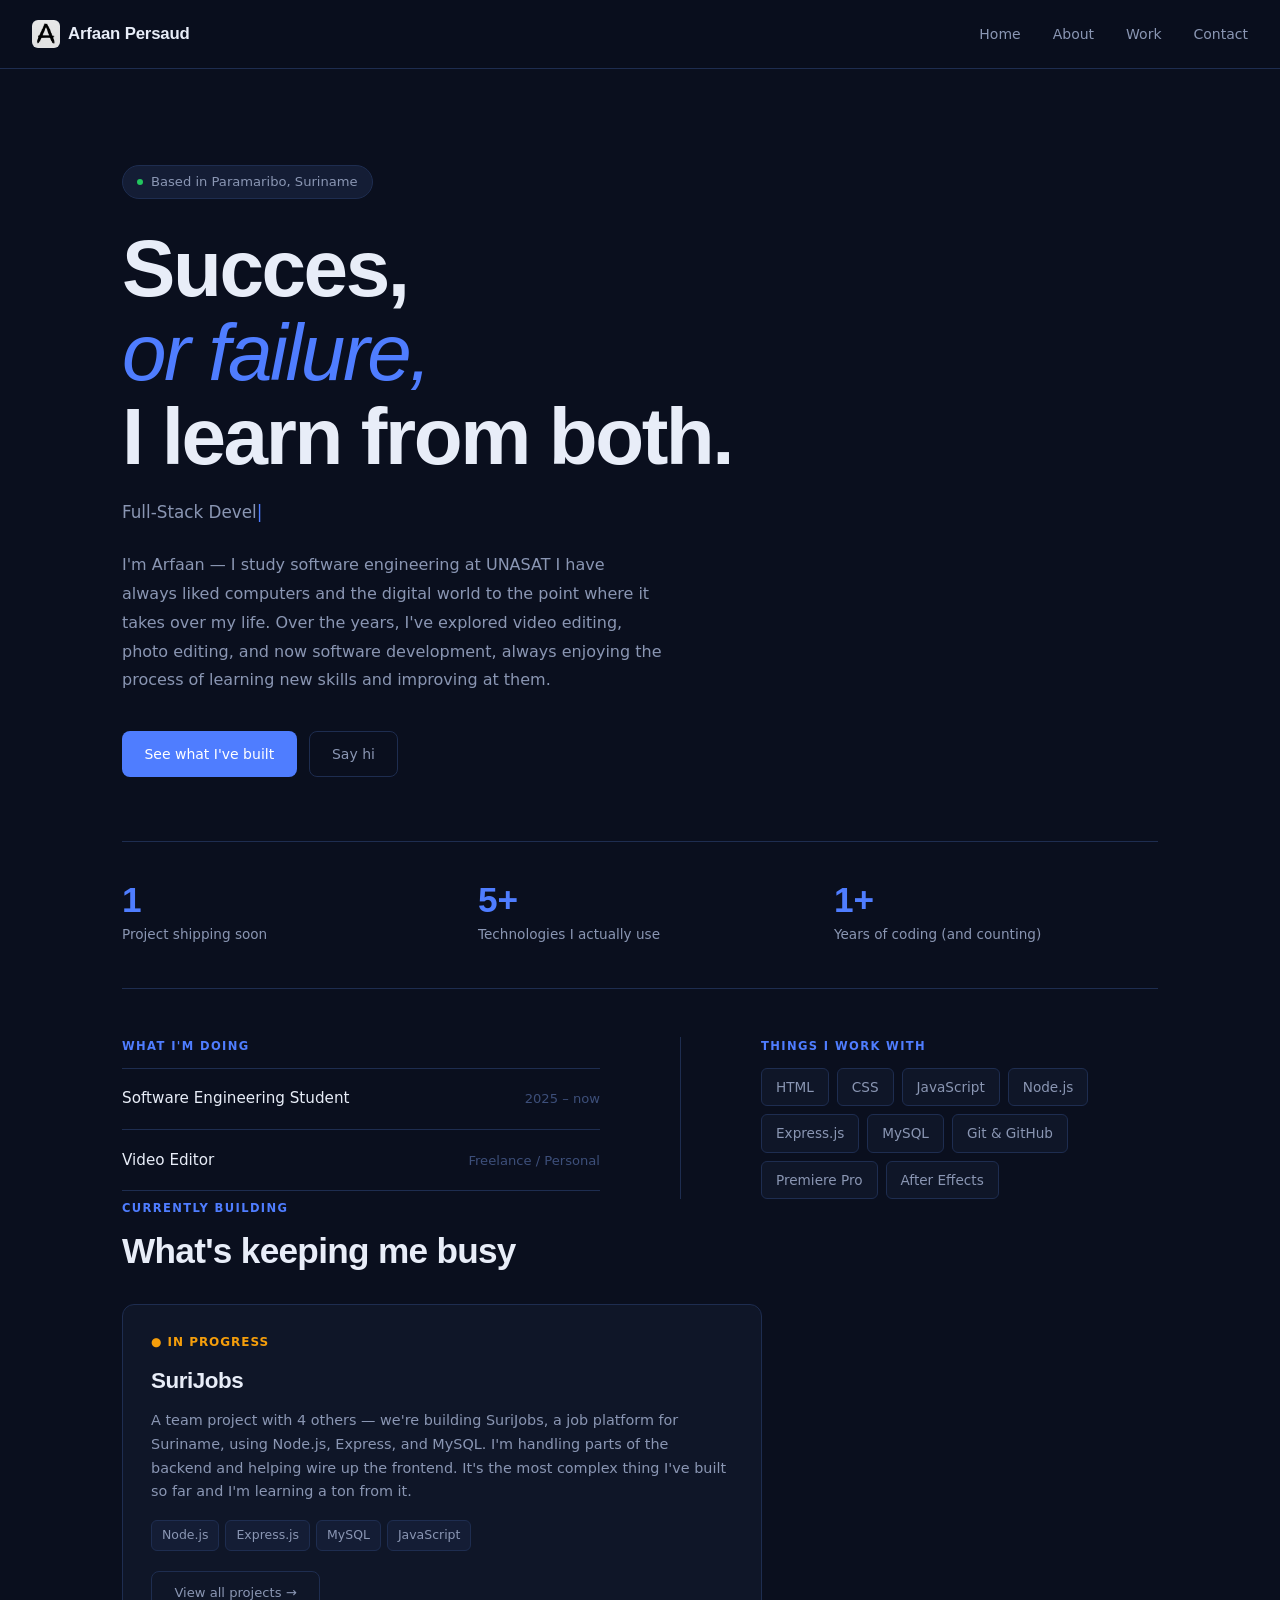
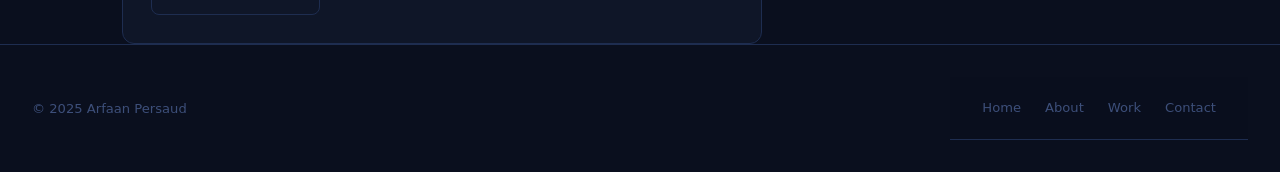
<file: index.html>
<!DOCTYPE html>
<html lang="en">
<head>
  <meta charset="UTF-8" />
  <meta name="viewport" content="width=device-width, initial-scale=1.0" />
  <title>Arfaan Persaud — Software Engineer</title>
  <link rel="stylesheet" href="./css/main.css" />
</head>
<body>

  <nav>
    <a href="./index.html" class="nav-logo">
      <img src="./img/logo.avif" alt="Arfaan logo" class="nav-logo-img" />
      Arfaan Persaud
    </a>
    <ul class="nav-links" id="nav-links">
      <li><a href="./index.html">Home</a></li>
      <li><a href="./about.html">About</a></li>
      <li><a href="./work.html">Work</a></li>
      <li><a href="./contact.html">Contact</a></li>
    </ul>
    <button class="nav-hamburger" aria-label="Toggle menu" aria-expanded="false">
      <span></span><span></span><span></span>
    </button>
  </nav>

  <main>
    <div class="container">

      <!-- HERO -->
      <div class="hero">
        <div class="hero-eyebrow fade-up"><span></span> Based in Paramaribo, Suriname</div>
        <h1 class="fade-up fade-up-1">Succes,<br/><em>or failure,</em><br/>I learn from both.</h1>
        <p class="hero-typed fade-up fade-up-2"><span id="typed-roles"></span></p>
        <p class="hero-bio fade-up fade-up-3">
          I'm Arfaan — I study software engineering at UNASAT 
          I have always liked computers and the digital world to the point where it takes over my life.
          Over the years, I've explored video editing, photo editing, and now software development, 
          always enjoying the process of learning new skills and improving at them.
          
        </p>
        <div class="hero-btns fade-up fade-up-4">
          <a href="./work.html" class="btn btn-primary">See what I've built</a>
          <a href="./contact.html" class="btn btn-outline">Say hi</a>
        </div>
      </div>

      <!-- STATS -->
      <div class="intro-strip" data-reveal>
        <div class="intro-stat">
          <strong>1</strong>
          <span>Project shipping soon</span>
        </div>
        <div class="intro-stat">
          <strong>5+</strong>
          <span>Technologies I actually use</span>
        </div>
        <div class="intro-stat">
          <strong>1+</strong>
          <span>Years of coding (and counting)</span>
        </div>
      </div>

      <!-- ROLES + SKILLS -->
      <section style="margin-top: 3rem;">
        <div class="two-col">
          <div>
            <p class="section-label" data-reveal>What I'm doing</p>
            <div class="roles-list" data-reveal>
              <div class="role-item">
                <h3>Software Engineering Student</h3>
                <span>2025 – now</span>
              </div>
              <div class="role-item">
                <h3>Video Editor</h3>
                <span>Freelance / Personal</span>
              </div>
            </div>
          </div>

          <div>
            <p class="section-label" data-reveal>Things I work with</p>
            <div class="skills-flow" data-reveal>
              <span class="skill-item">HTML</span>
              <span class="skill-item">CSS</span>
              <span class="skill-item">JavaScript</span>
              <span class="skill-item">Node.js</span>
              <span class="skill-item">Express.js</span>
              <span class="skill-item">MySQL</span>
              <span class="skill-item">Git &amp; GitHub</span>
              <span class="skill-item">Premiere Pro</span>
              <span class="skill-item">After Effects</span>
            </div>
          </div>
        </div>
      </section>

      <!-- RECENT PROJECT -->
      <section>
        <p class="section-label" data-reveal>Currently building</p>
        <h2 class="section-title" data-reveal>What's keeping me busy</h2>
        <div class="card recent-project-card" data-reveal>
          <p class="project-status-badge">● In Progress</p>
          <h3 class="project-card-title">SuriJobs</h3>
          <p class="project-card-desc">
            A team project with 4 others — we're building SuriJobs, a job platform for Suriname, using Node.js, Express,
            and MySQL. I'm handling parts of the backend and helping wire up the frontend.
            It's the most complex thing I've built so far and I'm learning a ton from it.
          </p>
          <div class="project-card-tags">
            <span class="tag">Node.js</span>
            <span class="tag">Express.js</span>
            <span class="tag">MySQL</span>
            <span class="tag">JavaScript</span>
          </div>
          <a href="./work.html" class="btn btn-outline btn-sm">View all projects →</a>
        </div>
      </section>

    </div>
  </main>

  <footer>
    <p>© 2025 Arfaan Persaud</p>
    <nav class="footer-links" aria-label="Footer navigation">
      <a href="./index.html">Home</a>
      <a href="./about.html">About</a>
      <a href="./work.html">Work</a>
      <a href="./contact.html">Contact</a>
    </nav>
  </footer>

  <script src="./js/main.js"></script>
</body>
</html>
</file>
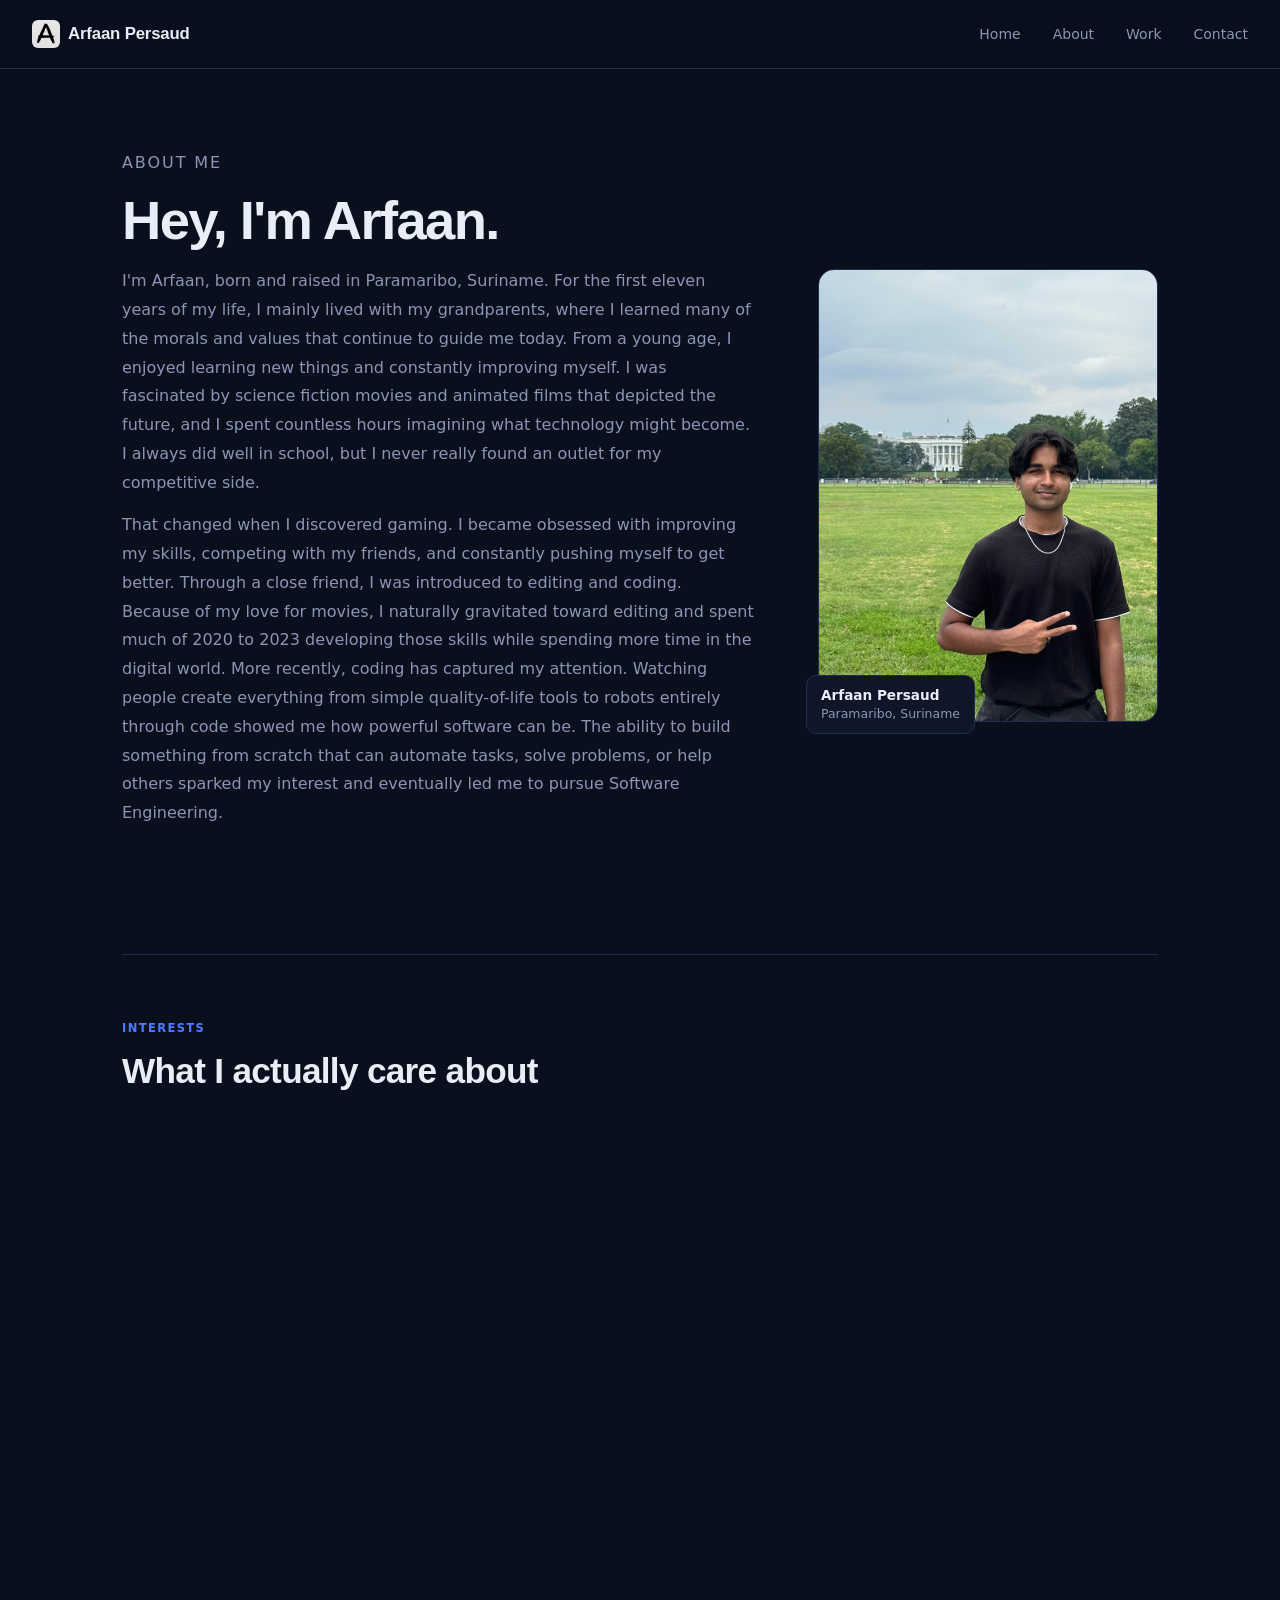
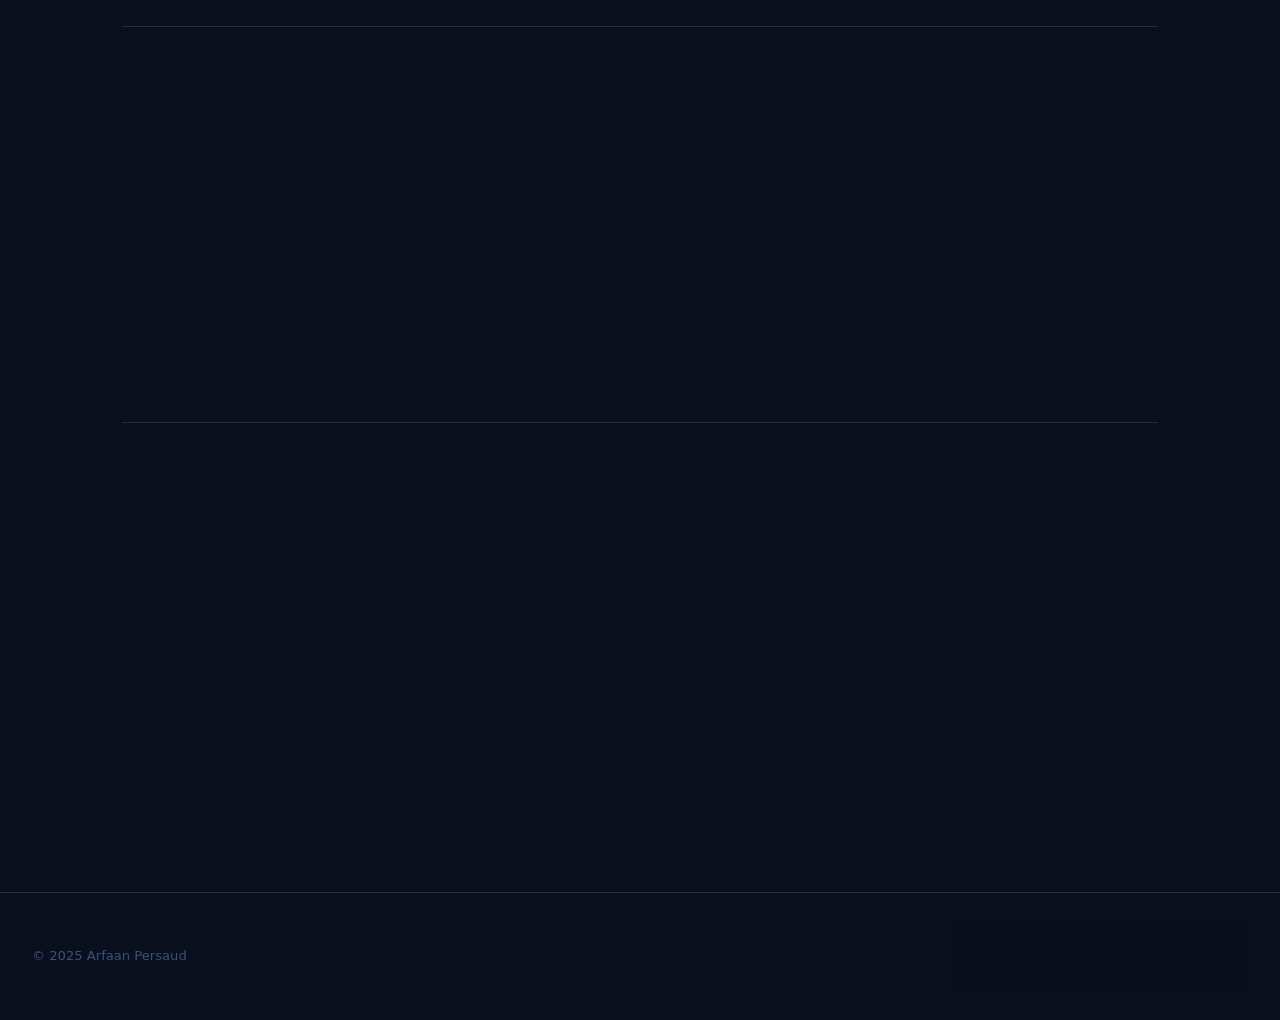
<file: about.html>
<!DOCTYPE html>
<html lang="en">
<head>
  <meta charset="UTF-8" />
  <meta name="viewport" content="width=device-width, initial-scale=1.0" />
  <title>About — Arfaan Persaud</title>
  <link rel="stylesheet" href="./css/main.css" />
  <link rel="stylesheet" href="./css/about.css" />
</head>
<body>

  <nav>
    <a href="./index.html" class="nav-logo">
      <img src="./img/logo.avif" alt="Arfaan logo" class="nav-logo-img" />
      Arfaan Persaud
    </a>
    <ul class="nav-links" id="nav-links">
      <li><a href="./index.html">Home</a></li>
      <li><a href="./about.html">About</a></li>
      <li><a href="./work.html">Work</a></li>
      <li><a href="./contact.html">Contact</a></li>
    </ul>
    <button class="nav-hamburger" aria-label="Toggle menu" aria-expanded="false">
      <span></span><span></span><span></span>
    </button>
  </nav>

  <main>
    <div class="container">

      <!-- HERO WITH PHOTO -->
      <div class="about-hero fade-up">
        <div class="about-hero-text">
          <p class="section-label">About me</p>
          <h1>Hey, I'm Arfaan.</h1>
          <p>
            I'm Arfaan, born and raised in Paramaribo, Suriname. For the first eleven years of my life, I mainly lived with my grandparents, where I learned many of the morals and values that continue to guide me today.

            From a young age, I enjoyed learning new things and constantly improving myself. I was fascinated by science fiction movies and animated films that depicted the future, and I spent countless hours imagining what technology might become. I always did well in school, but I never really found an outlet for my competitive side.
      

          </p>
          <p>
            That changed when I discovered gaming. I became obsessed with improving my skills, competing with my friends, and constantly pushing myself to get better. 
            Through a close friend, I was introduced to editing and coding. Because of my love for movies, I naturally gravitated toward editing and spent much of 2020 to 2023 developing those skills while spending more time in the digital world.
            More recently, coding has captured my attention. Watching people create everything from simple quality-of-life tools to robots entirely through code showed me how powerful software can be. 
            The ability to build something from scratch that can automate tasks, solve problems, or help others sparked my interest and eventually led me to pursue Software Engineering.

          </p>

        </div>

        <div class="about-photo-wrap">
          <img src="./img/profile.jpg" alt="Arfaan Persaud" class="about-photo" />
          <div class="about-photo-badge">
            <strong>Arfaan Persaud</strong>
            Paramaribo, Suriname
          </div>
        </div>
      </div>

      <hr class="divider" />

      <!-- INTERESTS -->
      <section>
        <p class="section-label" data-reveal>Interests</p>
        <h2 class="section-title" data-reveal>What I actually care about</h2>
        <div class="interests-grid">
          <div class="card interest-card" data-reveal>
            <div class="interest-icon">🎮</div>
            <h3>Gaming</h3>
            <p>I've been gaming for a very long time. It's how I unwind, but it's also made me better at thinking through problems strategically.</p>
          </div>
          <div class="card interest-card" data-reveal>
            <div class="interest-icon">🎬</div>
            <h3>Video Editing</h3>
            <p>I love the creative side of editing from the pacing, the colour, the storytelling. I use Premiere Pro and After Effects and I genuinely enjoy the process.</p>
          </div>
          <div class="card interest-card" data-reveal>
            <div class="interest-icon">📚</div>
            <h3>Picking Up New Skills</h3>
            <p>I get bored staying still. There's always something new to learn. a framework, a tool, a concept and I enjoy the process of figuring things out.</p>
          </div>
          <div class="card interest-card" data-reveal>
            <div class="interest-icon">💻</div>
            <h3>Building Software</h3>
            <p>Whether it's a clean UI or a solid backend, I care about the craft. I want to build things that work well and are easy for others to use.</p>
          </div>
        </div>
      </section>

      <hr class="divider" />

      <!-- EDUCATION -->
      <section>
        <p class="section-label" data-reveal>Education</p>
        <h2 class="section-title" data-reveal>Where I'm studying</h2>
        <div class="timeline" data-reveal>
          <div class="timeline-item">
            <div class="timeline-date">2025 –<br/>Present</div>
            <div class="timeline-line"></div>
            <div class="timeline-content">
              <h3>BSc Software Engineering</h3>
              <p class="school">
                <img src="./img/university-logo.png" alt="University of Applied Science and Technology" class="school-logo" />
                University of Applied Science and Technology · Paramaribo, Suriname
              </p>
              <p>Covering everything from databases to web development and software design.
                 I work on both team and individual projects, which is where I've learned the most so far.</p>
            </div>
          </div>
        </div>
      </section>

      <hr class="divider" />

      <!-- SKILLS -->
      <section>
        <p class="section-label" data-reveal>Skills</p>
        <h2 class="section-title" data-reveal>What I work with</h2>
        <div class="skills-groups" data-reveal>
          <div class="card skill-group">
            <h3>Frontend</h3>
            <div class="skill-tags">
              <span class="tag">HTML5</span>
              <span class="tag">CSS3</span>
              <span class="tag">JavaScript</span>
              <span class="tag">Responsive Design</span>
            </div>
          </div>
          <div class="card skill-group">
            <h3>Backend</h3>
            <div class="skill-tags">
              <span class="tag">Node.js</span>
              <span class="tag">Express.js</span>
              <span class="tag">REST APIs</span>
            </div>
          </div>
          <div class="card skill-group">
            <h3>Database</h3>
            <div class="skill-tags">
              <span class="tag">MySQL</span>
              <span class="tag">SQL</span>
            </div>
          </div>
          <div class="card skill-group">
            <h3>Tools</h3>
            <div class="skill-tags">
              <span class="tag">Git</span>
              <span class="tag">GitHub</span>
              <span class="tag">VS Code</span>
              <span class="tag">Premiere Pro</span>
              <span class="tag">After Effects</span>
              <span class="tag">Handbrake</span>
              <span class="tag">Photoshop</span>
            </div>
          </div>
        </div>
      </section>

    </div>
  </main>

  <footer>
    <p>© 2025 Arfaan Persaud</p>
    <nav class="footer-links" aria-label="Footer navigation">
      <a href="./index.html">Home</a>
      <a href="./about.html">About</a>
      <a href="./work.html">Work</a>
      <a href="./contact.html">Contact</a>
    </nav>
  </footer>

  <script src="./js/main.js"></script>
</body>
</html>
</file>
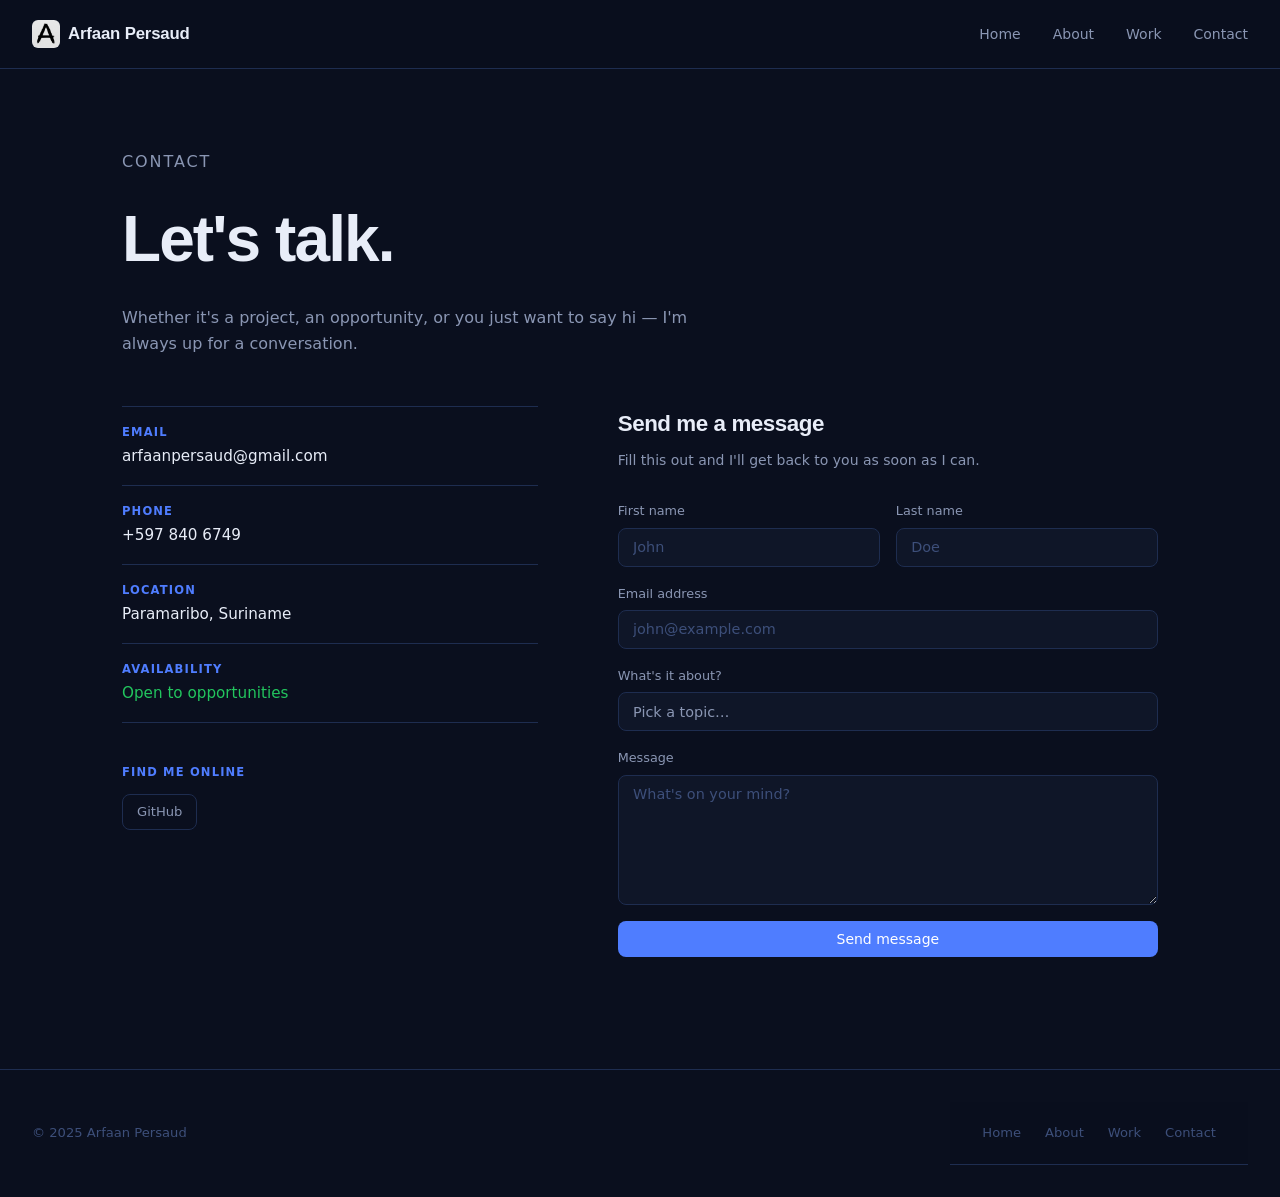
<file: contact.html>
<!DOCTYPE html>
<html lang="en">
<head>
  <meta charset="UTF-8" />
  <meta name="viewport" content="width=device-width, initial-scale=1.0" />
  <title>Contact — Arfaan Persaud</title>
  <link rel="stylesheet" href="./css/main.css" />
  <link rel="stylesheet" href="./css/contact.css" />
</head>
<body>

  <nav>
    <a href="./index.html" class="nav-logo">
      <img src="./img/logo.avif" alt="Arfaan logo" class="nav-logo-img" />
      Arfaan Persaud
    </a>
    <ul class="nav-links" id="nav-links">
      <li><a href="./index.html">Home</a></li>
      <li><a href="./about.html">About</a></li>
      <li><a href="./work.html">Work</a></li>
      <li><a href="./contact.html">Contact</a></li>
    </ul>
    <button class="nav-hamburger" aria-label="Toggle menu" aria-expanded="false">
      <span></span><span></span><span></span>
    </button>
  </nav>

  <main>
    <div class="container">

      <!-- HERO -->
      <div class="contact-hero fade-up">
        <p class="section-label">Contact</p>
        <h1>Let's talk.</h1>
        <p>Whether it's a project, an opportunity, or you just want to say hi — I'm always up for a conversation.</p>
      </div>

      <!-- LAYOUT -->
      <div class="contact-layout">

        <!-- LEFT — Info -->
        <div data-reveal>
          <div class="contact-info-stack">
            <div class="contact-row">
              <span class="contact-row-label">Email</span>
              <a href="mailto:arfaanpersaud@gmail.com" class="contact-row-value">arfaanpersaud@gmail.com</a>
            </div>
            <div class="contact-row">
              <span class="contact-row-label">Phone</span>
              <a href="tel:+5978406749" class="contact-row-value">+597 840 6749</a>
            </div>
            <div class="contact-row">
              <span class="contact-row-label">Location</span>
              <span class="contact-row-value">Paramaribo, Suriname</span>
            </div>
            <div class="contact-row">
              <span class="contact-row-label">Availability</span>
              <span class="contact-row-value contact-available">Open to opportunities</span>
            </div>
          </div>

          <p class="social-label">Find me online</p>
          <div class="social-row">
            <a href="https://github.com/A-Per232" target="_blank" rel="noopener" class="social-pill">
              GitHub
            </a>
          </div>
        </div>

        <!-- RIGHT — Form -->
        <div class="contact-form-section" data-reveal>
          <h2>Send me a message</h2>
          <p>Fill this out and I'll get back to you as soon as I can.</p>

          <form id="contact-form" novalidate>
            <div class="form-row">
              <div class="form-group">
                <label for="fname">First name</label>
                <input type="text" id="fname" name="fname" placeholder="John" required />
              </div>
              <div class="form-group">
                <label for="lname">Last name</label>
                <input type="text" id="lname" name="lname" placeholder="Doe" required />
              </div>
            </div>

            <div class="form-group">
              <label for="email">Email address</label>
              <input type="email" id="email" name="email" placeholder="john@example.com" required />
            </div>

            <div class="form-group">
              <label for="subject">What's it about?</label>
              <select id="subject" name="subject">
                <option value="">Pick a topic…</option>
                <option>Project collaboration</option>
                <option>Job / internship opportunity</option>
                <option>Video editing request</option>
                <option>General inquiry</option>
                <option>Other</option>
              </select>
            </div>

            <div class="form-group">
              <label for="message">Message</label>
              <textarea id="message" name="message" placeholder="What's on your mind?" required></textarea>
            </div>

            <button type="submit" class="btn btn-primary btn-submit">
              Send message
            </button>

            <div id="form-status" class="form-status" role="alert"></div>
          </form>
        </div>

      </div>
    </div>
  </main>

  <footer>
    <p>© 2025 Arfaan Persaud</p>
    <nav class="footer-links" aria-label="Footer navigation">
      <a href="./index.html">Home</a>
      <a href="./about.html">About</a>
      <a href="./work.html">Work</a>
      <a href="./contact.html">Contact</a>
    </nav>
  </footer>

  <script src="./js/main.js"></script>
  <script src="./js/contact.js"></script>
</body>
</html>
</file>
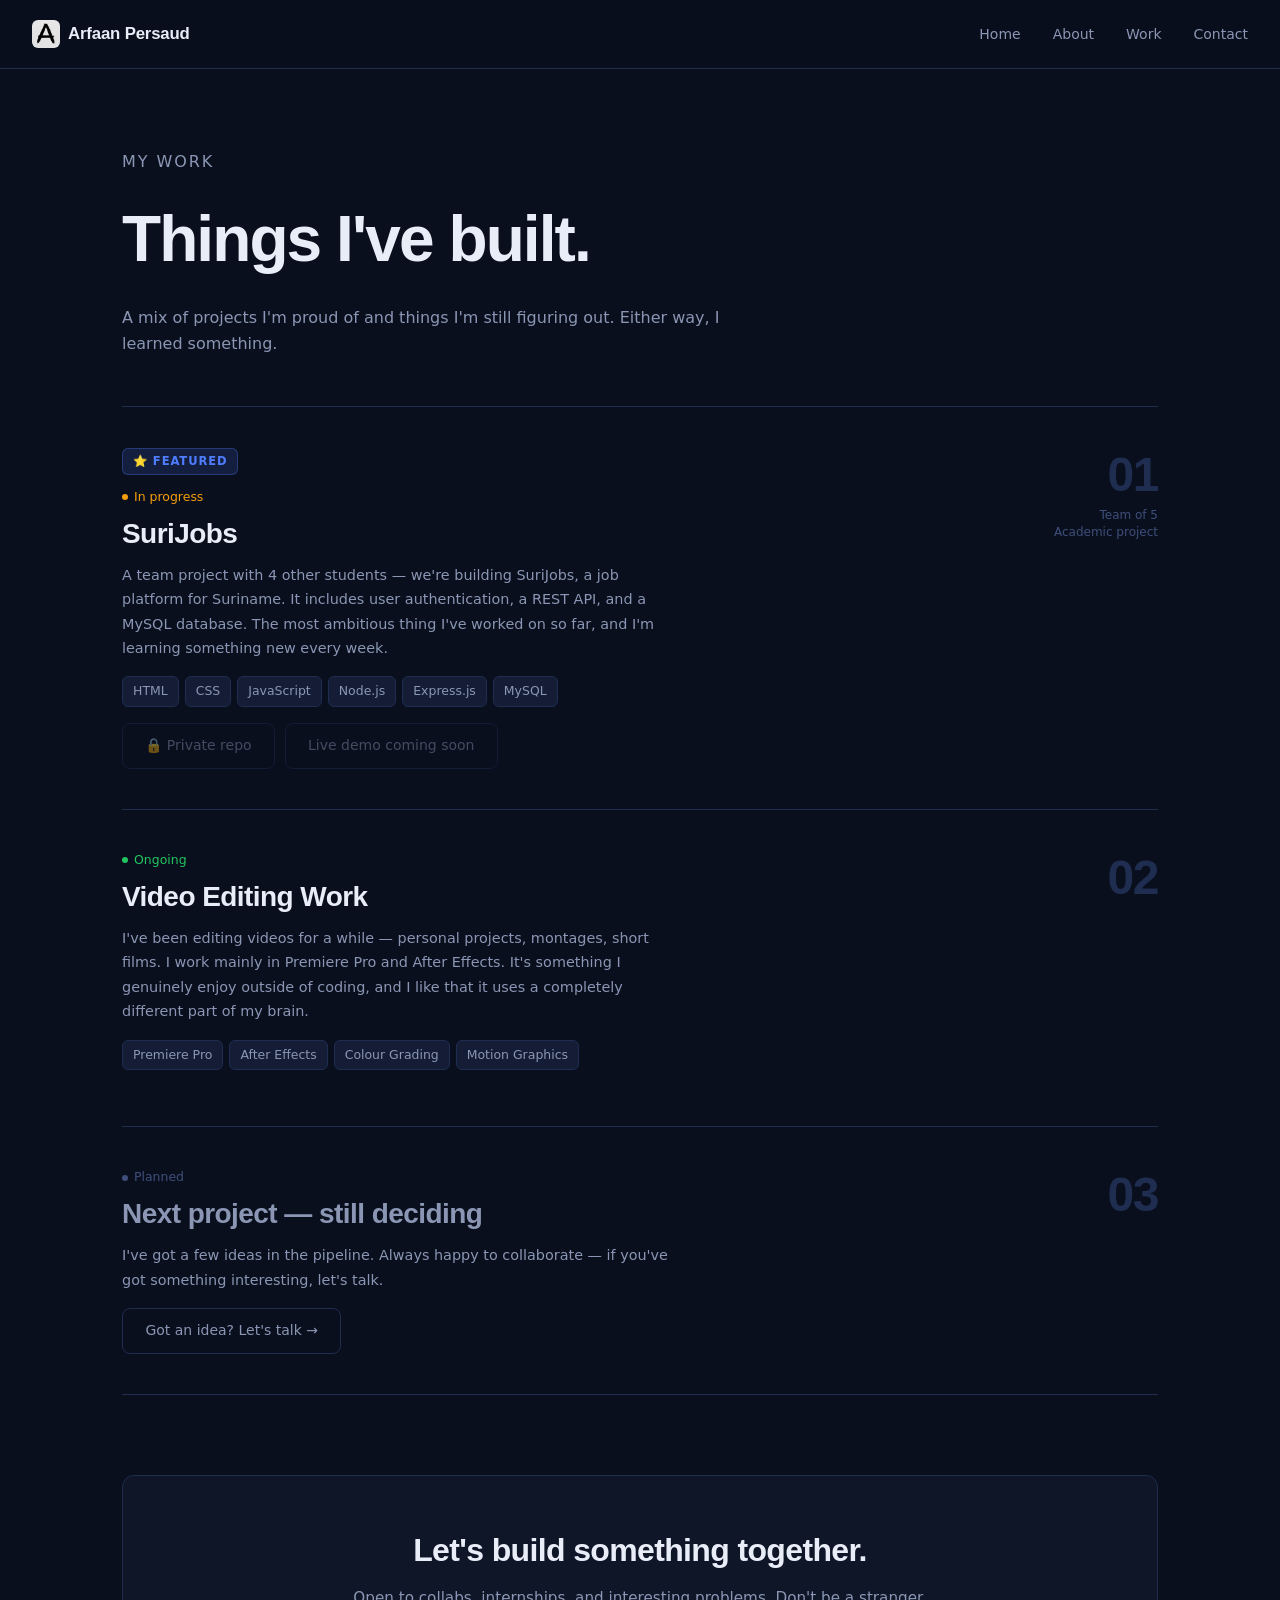
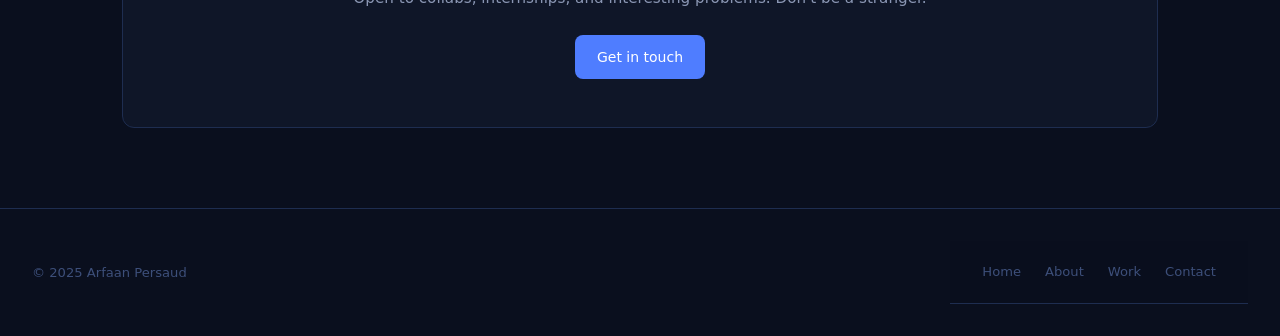
<file: work.html>
<!DOCTYPE html>
<html lang="en">
<head>
  <meta charset="UTF-8" />
  <meta name="viewport" content="width=device-width, initial-scale=1.0" />
  <title>Work — Arfaan Persaud</title>
  <link rel="stylesheet" href="./css/main.css" />
  <link rel="stylesheet" href="./css/work.css" />
</head>
<body>

  <nav>
    <a href="./index.html" class="nav-logo">
      <img src="./img/logo.avif" alt="Arfaan logo" class="nav-logo-img" />
      Arfaan Persaud
    </a>
    <ul class="nav-links" id="nav-links">
      <li><a href="./index.html">Home</a></li>
      <li><a href="./about.html">About</a></li>
      <li><a href="./work.html">Work</a></li>
      <li><a href="./contact.html">Contact</a></li>
    </ul>
    <button class="nav-hamburger" aria-label="Toggle menu" aria-expanded="false">
      <span></span><span></span><span></span>
    </button>
  </nav>

  <main>
    <div class="container">

      <!-- HERO -->
      <div class="work-hero fade-up">
        <p class="section-label">My Work</p>
        <h1>Things I've built.</h1>
        <p>A mix of projects I'm proud of and things I'm still figuring out. Either way, I learned something.</p>
      </div>

      <!-- PROJECTS LIST -->
      <section>
        <div class="projects-list">

          <!-- Project 1 -->
          <div class="project-row" data-reveal>
            <div class="project-row-left">
              <div class="featured-callout">⭐ Featured</div>
              <div class="project-row-status status-wip">
                <span class="dot"></span> In progress
              </div>
              <h2 class="project-row-title">SuriJobs</h2>
              <p class="project-row-desc">
                A team project with 4 other students — we're building SuriJobs, a job platform for Suriname.
                It includes user authentication, a REST API, and a MySQL database.
                The most ambitious thing I've worked on so far, and I'm learning something new every week.
              </p>
              <div class="project-row-meta">
                <span class="tag">HTML</span>
                <span class="tag">CSS</span>
                <span class="tag">JavaScript</span>
                <span class="tag">Node.js</span>
                <span class="tag">Express.js</span>
                <span class="tag">MySQL</span>
              </div>
              <div class="project-row-actions">
                <span class="btn btn-outline btn-disabled">🔒 Private repo</span>
                <span class="btn btn-outline btn-disabled">Live demo coming soon</span>
              </div>
            </div>
            <div class="project-row-right">
              <span class="project-number">01</span>
              <div class="project-row-right-meta">Team of 5<br/>Academic project</div>
            </div>
          </div>

          <!-- Project 2 -->
          <div class="project-row" data-reveal>
            <div class="project-row-left">
              <div class="project-row-status status-done">
                <span class="dot"></span> Ongoing
              </div>
              <h2 class="project-row-title">Video Editing Work</h2>
              <p class="project-row-desc">
                I've been editing videos for a while — personal projects, montages, short films.
                I work mainly in Premiere Pro and After Effects. It's something I genuinely enjoy
                outside of coding, and I like that it uses a completely different part of my brain.
              </p>
              <div class="project-row-meta">
                <span class="tag">Premiere Pro</span>
                <span class="tag">After Effects</span>
                <span class="tag">Colour Grading</span>
                <span class="tag">Motion Graphics</span>
              </div>
              <div class="project-row-actions">
              </div>
            </div>
            <div class="project-row-right">
              <span class="project-number">02</span>
            </div>
          </div>

          <!-- Project 3 — placeholder -->
          <div class="project-row" data-reveal>
            <div class="project-row-left">
              <div class="project-row-status status-planned">
                <span class="dot"></span> Planned
              </div>
              <h2 class="project-row-title project-row-title--muted">Next project — still deciding</h2>
              <p class="project-row-desc">
                I've got a few ideas in the pipeline. Always happy to collaborate — if you've got something interesting, let's talk.
              </p>
              <div class="project-row-actions">
                <a href="./contact.html" class="btn btn-outline">Got an idea? Let's talk →</a>
              </div>
            </div>
            <div class="project-row-right">
              <span class="project-number">03</span>
            </div>
          </div>

        </div>
      </section>

      <!-- CTA -->
      <div class="work-cta" data-reveal>
        <h2>Let's build something together.</h2>
        <p>Open to collabs, internships, and interesting problems. Don't be a stranger.</p>
        <a href="./contact.html" class="btn btn-primary">Get in touch</a>
      </div>

    </div>
  </main>

  <footer>
    <p>© 2025 Arfaan Persaud</p>
    <nav class="footer-links" aria-label="Footer navigation">
      <a href="./index.html">Home</a>
      <a href="./about.html">About</a>
      <a href="./work.html">Work</a>
      <a href="./contact.html">Contact</a>
    </nav>
  </footer>

  <script src="./js/main.js"></script>
</body>
</html>
</file>
<file: css/main.css>
/* ── RESET & ROOT ── */
*, *::before, *::after { box-sizing: border-box; margin: 0; padding: 0; }

@import url('https://fonts.googleapis.com/css2?family=Inter:wght@300;400;500;600&family=Syne:wght@400;600;700;800&display=swap');

:root {
  --font-sans: 'Inter', system-ui, sans-serif;
  --font-display: 'Syne', sans-serif;

  /* New palette: deep navy-dark with electric blue accent */
  --bg:        #0a0f1e;
  --bg-card:   #0f1628;
  --bg-subtle: #141d35;
  --border:    #1e2d50;
  --text:      #e8edf8;
  --text-muted: #8a96b3;
  --text-dim:   #3d4f7a;
  --accent:    #4f7dff;
  --accent-glow: rgba(79, 125, 255, 0.15);

  --container: 1100px;
  --radius: 12px;
}

html { scroll-behavior: smooth; }

body {
  background: var(--bg);
  color: var(--text);
  font-family: var(--font-sans);
  font-size: 1rem;
  font-weight: 300;
  line-height: 1.65;
  min-height: 100vh;
  display: flex;
  flex-direction: column;
  -webkit-font-smoothing: antialiased;
}

main { flex: 1; }

/* ── CONTAINER ── */
.container {
  max-width: var(--container);
  margin: 0 auto;
  padding: 0 2rem;
}

/* ── NAV LOGO WITH IMAGE ── */
.nav-logo {
  display: inline-flex;
  align-items: center;
  gap: 0.5rem;
}

.nav-logo-img {
  width: 28px;
  height: 28px;
  border-radius: 6px;
  object-fit: contain;
}

/* ── TWO COL DIVIDER ── */
.two-col > div + div {
  border-left: 1px solid var(--border);
  padding-left: 5rem;
}


nav {
  position: sticky;
  top: 0;
  z-index: 100;
  display: flex;
  align-items: center;
  justify-content: space-between;
  padding: 1.25rem 2rem;
  border-bottom: 1px solid var(--border);
  background: rgba(10, 15, 30, 0.88);
  backdrop-filter: blur(14px);
  -webkit-backdrop-filter: blur(14px);
}

.nav-logo {
  font-family: var(--font-display);
  font-size: 1.05rem;
  font-weight: 700;
  color: var(--text);
  text-decoration: none;
  letter-spacing: -0.01em;
}

.nav-links {
  list-style: none;
  display: flex;
  gap: 2rem;
}

.nav-links a {
  color: var(--text-muted);
  text-decoration: none;
  font-size: 0.875rem;
  font-weight: 400;
  transition: color 0.15s;
}

.nav-links a:hover { color: var(--text); }

.nav-hamburger {
  display: none;
  flex-direction: column;
  gap: 5px;
  background: none;
  border: none;
  cursor: pointer;
  padding: 4px;
}

.nav-hamburger span {
  display: block;
  width: 22px;
  height: 1.5px;
  background: var(--text);
  transition: all 0.25s;
}

/* ── FOOTER ── */
footer {
  border-top: 1px solid var(--border);
  padding: 2rem;
  display: flex;
  align-items: center;
  justify-content: space-between;
  font-size: 0.82rem;
  color: var(--text-dim);
}

.footer-links {
  display: flex;
  gap: 1.5rem;
}

.footer-links a {
  color: var(--text-dim);
  text-decoration: none;
  transition: color 0.15s;
}

.footer-links a:hover { color: var(--text); }

/* ── BUTTONS ── */
.btn {
  display: inline-flex;
  align-items: center;
  gap: 6px;
  padding: 0.65rem 1.4rem;
  border-radius: 8px;
  font-size: 0.875rem;
  font-weight: 500;
  text-decoration: none;
  transition: all 0.18s;
  cursor: pointer;
  border: none;
  font-family: var(--font-sans);
}

.btn-primary {
  background: var(--accent);
  color: #fff;
}

.btn-primary:hover {
  background: #3a68f0;
  transform: translateY(-1px);
}

.btn-outline {
  background: transparent;
  color: var(--text-muted);
  border: 1px solid var(--border);
}

.btn-outline:hover {
  border-color: var(--accent);
  color: var(--accent);
}

/* ── CARDS ── */
.card {
  background: var(--bg-card);
  border: 1px solid var(--border);
  border-radius: var(--radius);
  padding: 1.75rem;
}

/* ── TAGS ── */
.tag {
  display: inline-block;
  padding: 4px 10px;
  background: var(--bg-subtle);
  border: 1px solid var(--border);
  border-radius: 6px;
  font-size: 0.78rem;
  color: var(--text-muted);
  font-weight: 400;
}

/* ── SECTION LABELS ── */
.section-label {
  font-size: 0.72rem;
  font-weight: 600;
  text-transform: uppercase;
  letter-spacing: 0.12em;
  color: var(--accent);
  margin-bottom: 0.75rem;
}

.section-title {
  font-family: var(--font-display);
  font-size: clamp(1.6rem, 4vw, 2.2rem);
  font-weight: 700;
  letter-spacing: -0.02em;
  margin-bottom: 2rem;
  line-height: 1.2;
}

/* ── DIVIDER ── */
.divider {
  border: none;
  border-top: 1px solid var(--border);
  margin: 4rem 0;
}

/* ── ANIMATIONS ── */
.fade-up { opacity: 0; transform: translateY(24px); animation: fadeUp 0.7s ease forwards; }
.fade-up-1 { animation-delay: 0.1s; }
.fade-up-2 { animation-delay: 0.2s; }
.fade-up-3 { animation-delay: 0.3s; }
.fade-up-4 { animation-delay: 0.4s; }

@keyframes fadeUp {
  to { opacity: 1; transform: translateY(0); }
}

[data-reveal] { opacity: 0; transform: translateY(20px); transition: opacity 0.6s ease, transform 0.6s ease; }
[data-reveal].revealed { opacity: 1; transform: translateY(0); }

/* ── HERO (index) ── */
.hero {
  padding: 6rem 0 4rem;
  max-width: 820px;
}

.hero-eyebrow {
  display: inline-flex;
  align-items: center;
  gap: 8px;
  font-size: 0.82rem;
  color: var(--text-muted);
  margin-bottom: 1.75rem;
  font-weight: 400;
  background: var(--bg-subtle);
  border: 1px solid var(--border);
  padding: 5px 14px;
  border-radius: 100px;
}

.hero-eyebrow span {
  display: inline-block;
  width: 6px;
  height: 6px;
  background: #22c55e;
  border-radius: 50%;
  animation: pulse 2.5s ease infinite;
}

@keyframes pulse {
  0%, 100% { opacity: 1; }
  50% { opacity: 0.3; }
}

.hero h1 {
  font-family: var(--font-display);
  font-size: clamp(2.8rem, 7vw, 5rem);
  line-height: 1.05;
  margin-bottom: 1.25rem;
  font-weight: 800;
  letter-spacing: -0.03em;
}

.hero h1 em {
  font-style: italic;
  font-weight: 400;
  color: var(--accent);
}

.hero-typed {
  font-size: 1.05rem;
  color: var(--text-muted);
  font-weight: 300;
  margin-bottom: 1.5rem;
  min-height: 1.7em;
}

.hero-typed #typed-roles::after {
  content: '|';
  animation: blink 1s step-end infinite;
  font-weight: 300;
  color: var(--accent);
}

@keyframes blink { 50% { opacity: 0; } }

.hero-bio {
  color: var(--text-muted);
  font-size: 1rem;
  font-weight: 300;
  max-width: 540px;
  margin-bottom: 2.25rem;
  line-height: 1.8;
}

.hero-btns { display: flex; gap: 0.75rem; flex-wrap: wrap; }

/* ── INTRO STRIP ── */
.intro-strip {
  border-top: 1px solid var(--border);
  border-bottom: 1px solid var(--border);
  padding: 2.5rem 0;
  display: grid;
  grid-template-columns: repeat(3, 1fr);
  gap: 2rem;
}

.intro-stat strong {
  display: block;
  font-family: var(--font-display);
  font-size: 2.2rem;
  font-weight: 800;
  line-height: 1;
  margin-bottom: 4px;
  color: var(--accent);
}

.intro-stat span { font-size: 0.85rem; color: var(--text-muted); font-weight: 300; }

/* ── ROLES ── */
.roles-list { display: flex; flex-direction: column; }

.role-item {
  display: flex;
  align-items: baseline;
  justify-content: space-between;
  gap: 1rem;
  padding: 1.1rem 0;
  border-top: 1px solid var(--border);
}

.role-item:last-child { border-bottom: 1px solid var(--border); }

.role-item h3 {
  font-family: var(--font-sans);
  font-size: 0.95rem;
  font-weight: 500;
}

.role-item span { font-size: 0.82rem; color: var(--text-dim); font-weight: 300; }

/* ── SKILLS FLOW ── */
.skills-flow { display: flex; flex-wrap: wrap; gap: 8px; }

.skill-item {
  padding: 7px 14px;
  background: var(--bg-card);
  border: 1px solid var(--border);
  border-radius: 6px;
  font-size: 0.85rem;
  color: var(--text-muted);
  font-weight: 400;
  transition: all 0.15s;
}

.skill-item:hover {
  border-color: var(--accent);
  color: var(--accent);
}

/* ── TWO COL ── */
.two-col { display: grid; grid-template-columns: 1fr 1fr; gap: 5rem; }

/* ── RECENT PROJECT CARD ── */
.recent-project-card { max-width: 640px; }

.project-status-badge {
  font-size: 0.75rem;
  font-weight: 600;
  text-transform: uppercase;
  letter-spacing: 0.08em;
  color: #f59e0b;
  margin-bottom: 0.6rem;
}

.project-card-title {
  font-family: var(--font-display);
  font-size: 1.4rem;
  font-weight: 700;
  margin-bottom: 0.6rem;
  letter-spacing: -0.02em;
}

.project-card-desc {
  font-size: 0.9rem;
  color: var(--text-muted);
  font-weight: 300;
  margin-bottom: 1rem;
}

.project-card-tags {
  display: flex;
  flex-wrap: wrap;
  gap: 6px;
  margin-bottom: 1.25rem;
}

/* ── TOOL ICONS ── */
.tool-icons {
  display: flex;
  gap: 8px;
  align-items: center;
  margin-top: 0.9rem;
}

.tool-icon {
  width: 32px;
  height: 32px;
  border-radius: 7px;
  object-fit: contain;
  opacity: 0.85;
  transition: opacity 0.15s, transform 0.15s;
}

.tool-icon:hover {
  opacity: 1;
  transform: scale(1.1);
}

/* ── UTILITIES ── */
.btn-sm { font-size: 0.82rem; }

/* ── RESPONSIVE ── */
@media (max-width: 768px) {
  nav { padding: 1rem 1.25rem; }

  .nav-links {
    display: none;
    flex-direction: column;
    position: absolute;
    top: 100%;
    left: 0;
    right: 0;
    background: var(--bg);
    border-bottom: 1px solid var(--border);
    padding: 1.5rem 2rem;
    gap: 1.25rem;
  }

  .nav-links.open { display: flex; }

  .nav-hamburger { display: flex; }

  .container { padding: 0 1.25rem; }

  .two-col { grid-template-columns: 1fr; gap: 3rem; }
  .two-col > div + div { border-left: none; padding-left: 0; }

  .intro-strip { grid-template-columns: 1fr 1fr; }

  .hero { padding: 4rem 0 3rem; }

  footer {
    flex-direction: column;
    gap: 1rem;
    text-align: center;
  }

  .footer-links { flex-wrap: wrap; justify-content: center; }
}

@media (max-width: 480px) {
  .intro-strip { grid-template-columns: 1fr; gap: 1.5rem; }
  .hero h1 { font-size: 2.4rem; }
  .btn { padding: 0.6rem 1.1rem; font-size: 0.82rem; }
}
</file>
<file: css/about.css>
/* ── ABOUT PAGE ── */

/* HERO WITH PHOTO */
.about-hero {
  padding: 5rem 0 3rem;
  display: grid;
  grid-template-columns: 1fr 340px;
  gap: 4rem;
  align-items: center;
}

.about-hero-text h1 {
  font-family: var(--font-display);
  font-size: clamp(2.2rem, 5vw, 3.4rem);
  font-weight: 800;
  letter-spacing: -0.03em;
  line-height: 1.1;
  margin-bottom: 1rem;
}

.about-hero-btns {
  display: flex;
  gap: 0.75rem;
  flex-wrap: wrap;
  margin-top: 1.75rem;
}

.about-hero-text p {
  color: var(--text-muted);
  font-size: 1rem;
  font-weight: 300;
  line-height: 1.8;
  margin-bottom: 0.85rem;
}

/* PHOTO */
.about-photo-wrap {
  position: relative;
}

.about-photo {
  width: 100%;
  aspect-ratio: 3 / 4;
  object-fit: cover;
  object-position: center top;
  border-radius: 16px;
  display: block;
  border: 1px solid var(--border);
}

.about-photo-badge {
  position: absolute;
  bottom: -12px;
  left: -12px;
  background: var(--bg-card);
  border: 1px solid var(--border);
  border-radius: 10px;
  padding: 10px 14px;
  font-size: 0.78rem;
  color: var(--text-muted);
  font-weight: 400;
  line-height: 1.4;
  backdrop-filter: blur(8px);
}

.about-photo-badge strong {
  display: block;
  color: var(--text);
  font-weight: 600;
  font-size: 0.85rem;
}

/* ── INTERESTS ── */
.interests-grid {
  display: grid;
  grid-template-columns: repeat(2, 1fr);
  gap: 1rem;
  margin-top: 1rem;
}

.interest-card { transition: border-color 0.2s, transform 0.2s; }
.interest-card:hover {
  border-color: var(--accent);
  transform: translateY(-2px);
}

.interest-icon {
  font-size: 1.6rem;
  margin-bottom: 0.75rem;
}

.interest-card h3 {
  font-size: 0.95rem;
  font-weight: 600;
  margin-bottom: 0.4rem;
}

.interest-card p {
  font-size: 0.875rem;
  color: var(--text-muted);
  font-weight: 300;
  line-height: 1.6;
}

/* ── TIMELINE ── */
.timeline { display: flex; flex-direction: column; gap: 0; }

.timeline-item {
  display: grid;
  grid-template-columns: 140px 1px 1fr;
  gap: 0 2rem;
  padding-bottom: 2.5rem;
}

.timeline-date {
  font-size: 0.8rem;
  color: var(--text-dim);
  font-weight: 400;
  line-height: 1.5;
  padding-top: 2px;
  text-align: right;
}

.timeline-line {
  background: var(--border);
  width: 1px;
  position: relative;
}

.timeline-line::before {
  content: '';
  position: absolute;
  top: 6px;
  left: 50%;
  transform: translateX(-50%);
  width: 7px;
  height: 7px;
  border-radius: 50%;
  background: var(--accent);
  border: 1px solid var(--bg);
}

.timeline-content { padding-bottom: 1rem; }

.timeline-content h3 {
  font-size: 1rem;
  font-weight: 600;
  margin-bottom: 0.25rem;
}

.timeline-content .school {
  font-size: 0.82rem;
  color: var(--text-dim);
  margin-bottom: 0.5rem;
  font-weight: 400;
  display: flex;
  align-items: center;
  gap: 0.5rem;
}

.school-logo {
  width: 20px;
  height: 20px;
  object-fit: contain;
  border-radius: 4px;
  opacity: 0.85;
  flex-shrink: 0;
}

.timeline-content p {
  font-size: 0.875rem;
  color: var(--text-muted);
  font-weight: 300;
  line-height: 1.65;
}

/* ── SKILLS ── */
.skills-groups {
  display: grid;
  grid-template-columns: repeat(2, 1fr);
  gap: 1rem;
}

.skill-group h3 {
  font-size: 0.78rem;
  font-weight: 600;
  text-transform: uppercase;
  letter-spacing: 0.1em;
  color: var(--accent);
  margin-bottom: 0.9rem;
}

.skill-tags { display: flex; flex-wrap: wrap; gap: 6px; }

/* ── RESPONSIVE ── */
@media (max-width: 900px) {
  .about-hero {
    grid-template-columns: 1fr;
    gap: 2.5rem;
  }

  .about-photo-wrap {
    max-width: 280px;
  }
}

@media (max-width: 768px) {
  .about-hero { padding: 3.5rem 0 2rem; }
  .interests-grid { grid-template-columns: 1fr; }

  .timeline-item {
    grid-template-columns: 80px 1px 1fr;
    gap: 0 1.25rem;
  }

  .timeline-date { font-size: 0.72rem; }
  .skills-groups { grid-template-columns: 1fr; }
}

@media (max-width: 480px) {
  .timeline-item {
    grid-template-columns: 1fr;
    gap: 0.5rem 0;
  }

  .timeline-line { display: none; }
  .timeline-date { text-align: left; }
}
</file>
<file: css/contact.css>
/* ── CONTACT PAGE ── */

.contact-hero {
  padding: 5rem 0 3rem;
  max-width: 620px;
}

.contact-hero h1 {
  font-family: var(--font-display);
  font-size: clamp(2.5rem, 6vw, 4rem);
  font-weight: 800;
  letter-spacing: -0.03em;
  margin-bottom: 0.75rem;
}

.contact-hero p {
  color: var(--text-muted);
  font-size: 1rem;
  font-weight: 300;
}

/* ── LAYOUT ── */
.contact-layout {
  display: grid;
  grid-template-columns: 1fr 1.3fr;
  gap: 5rem;
  margin-bottom: 5rem;
}

/* ── CONTACT INFO ── */
.contact-info-stack {
  display: flex;
  flex-direction: column;
  gap: 0;
  margin-bottom: 2.5rem;
}

.contact-row {
  display: flex;
  flex-direction: column;
  gap: 2px;
  padding: 1rem 0;
  border-top: 1px solid var(--border);
}

.contact-row:last-child { border-bottom: 1px solid var(--border); }

.contact-row-label {
  font-size: 0.72rem;
  font-weight: 600;
  text-transform: uppercase;
  letter-spacing: 0.1em;
  color: var(--accent);
}

.contact-row-value {
  font-size: 0.95rem;
  color: var(--text);
  text-decoration: none;
  font-weight: 300;
  transition: color 0.15s;
}

a.contact-row-value:hover { color: var(--accent); }

.contact-available { color: #22c55e; }

/* ── SOCIAL ── */
.social-label {
  font-size: 0.72rem;
  font-weight: 600;
  text-transform: uppercase;
  letter-spacing: 0.1em;
  color: var(--accent);
  margin-bottom: 0.75rem;
  margin-top: 2rem;
}

.social-row { display: flex; flex-wrap: wrap; gap: 8px; }

.social-pill {
  display: inline-flex;
  align-items: center;
  gap: 6px;
  padding: 6px 14px;
  border: 1px solid var(--border);
  border-radius: 8px;
  font-size: 0.82rem;
  color: var(--text-muted);
  text-decoration: none;
  transition: all 0.15s;
  font-weight: 400;
}

.social-pill:hover {
  border-color: var(--accent);
  color: var(--accent);
}

/* ── FORM ── */
.contact-form-section h2 {
  font-family: var(--font-display);
  font-size: 1.4rem;
  font-weight: 700;
  letter-spacing: -0.02em;
  margin-bottom: 0.4rem;
}

.contact-form-section > p {
  font-size: 0.875rem;
  color: var(--text-muted);
  font-weight: 300;
  margin-bottom: 1.75rem;
}

.form-row {
  display: grid;
  grid-template-columns: 1fr 1fr;
  gap: 1rem;
}

.form-group {
  display: flex;
  flex-direction: column;
  gap: 0.4rem;
  margin-bottom: 1rem;
}

.form-group label {
  font-size: 0.8rem;
  font-weight: 500;
  color: var(--text-muted);
}

.form-group input,
.form-group select,
.form-group textarea {
  background: var(--bg-card);
  border: 1px solid var(--border);
  border-radius: 8px;
  padding: 0.65rem 0.9rem;
  color: var(--text);
  font-size: 0.9rem;
  font-family: var(--font-sans);
  font-weight: 300;
  outline: none;
  transition: border-color 0.15s;
  -webkit-appearance: none;
}

.form-group input::placeholder,
.form-group textarea::placeholder { color: var(--text-dim); }

.form-group input:focus,
.form-group select:focus,
.form-group textarea:focus {
  border-color: var(--accent);
}

.form-group textarea {
  resize: vertical;
  min-height: 130px;
}

.form-group select {
  cursor: pointer;
  color: var(--text-muted);
}

.form-group select option {
  background: var(--bg-card);
  color: var(--text);
}

.btn-submit {
  width: 100%;
  justify-content: center;
}

/* ── FORM STATUS ── */
.form-status {
  margin-top: 0.75rem;
  font-size: 0.875rem;
  font-weight: 400;
  min-height: 1.4em;
}

.form-status.success { color: #22c55e; }
.form-status.error { color: #ef4444; }

/* ── RESPONSIVE ── */
@media (max-width: 900px) {
  .contact-layout {
    grid-template-columns: 1fr;
    gap: 3rem;
  }
}

@media (max-width: 768px) {
  .contact-hero { padding: 3.5rem 0 2rem; }
  .form-row { grid-template-columns: 1fr; }
}

@media (max-width: 480px) {
  .contact-hero h1 { font-size: 2.2rem; }
}
</file>
<file: css/work.css>
/* ── WORK PAGE ── */

.work-hero {
  padding: 5rem 0 3rem;
  max-width: 620px;
}

.work-hero h1 {
  font-family: var(--font-display);
  font-size: clamp(2.5rem, 6vw, 4rem);
  font-weight: 800;
  letter-spacing: -0.03em;
  margin-bottom: 0.75rem;
}

.work-hero p {
  color: var(--text-muted);
  font-size: 1rem;
  font-weight: 300;
}

/* ── PROJECTS LIST ── */
.projects-list { display: flex; flex-direction: column; }

.project-row {
  display: grid;
  grid-template-columns: 1fr auto;
  gap: 2rem;
  padding: 2.5rem 0;
  border-top: 1px solid var(--border);
  align-items: start;
  transition: background 0.2s;
}

.project-row:last-child { border-bottom: 1px solid var(--border); }

.featured-callout {
  display: inline-block;
  font-size: 0.72rem;
  font-weight: 600;
  text-transform: uppercase;
  letter-spacing: 0.08em;
  color: var(--accent);
  background: var(--accent-glow);
  border: 1px solid rgba(79, 125, 255, 0.3);
  border-radius: 6px;
  padding: 3px 10px;
  margin-bottom: 0.75rem;
}

.project-row-status {
  display: flex;
  align-items: center;
  gap: 6px;
  font-size: 0.78rem;
  font-weight: 500;
  margin-bottom: 0.6rem;
}

.project-row-status .dot {
  display: inline-block;
  width: 6px;
  height: 6px;
  border-radius: 50%;
}

.status-wip { color: #f59e0b; }
.status-wip .dot { background: #f59e0b; animation: pulse 2s infinite; }

@keyframes pulse {
  0%, 100% { opacity: 1; }
  50% { opacity: 0.4; }
}

.status-done { color: #22c55e; }
.status-done .dot { background: #22c55e; }

.status-planned { color: var(--text-dim); }
.status-planned .dot { background: var(--text-dim); }

.project-row-title {
  font-family: var(--font-display);
  font-size: clamp(1.3rem, 3vw, 1.75rem);
  font-weight: 700;
  letter-spacing: -0.02em;
  margin-bottom: 0.75rem;
  line-height: 1.2;
}

.project-row-desc {
  font-size: 0.9rem;
  color: var(--text-muted);
  font-weight: 300;
  line-height: 1.7;
  max-width: 560px;
  margin-bottom: 1rem;
}

.project-row-meta {
  display: flex;
  flex-wrap: wrap;
  gap: 6px;
}

.project-row-right {
  display: flex;
  flex-direction: column;
  align-items: flex-end;
  gap: 0.5rem;
  padding-top: 4px;
}

.project-number {
  font-family: var(--font-display);
  font-size: 3rem;
  font-weight: 800;
  color: var(--border);
  line-height: 1;
  letter-spacing: -0.03em;
}

.project-row-right-meta {
  font-size: 0.75rem;
  color: var(--text-dim);
  text-align: right;
  line-height: 1.4;
}

.project-row-actions {
  display: flex;
  gap: 0.6rem;
  flex-wrap: wrap;
  margin-top: 1rem;
}

.btn-disabled {
  opacity: 0.45;
  cursor: not-allowed;
  pointer-events: none;
}

.project-row-title--muted { color: var(--text-muted); }

/* ── CTA ── */
.work-cta {
  margin: 5rem 0;
  padding: 3rem;
  border: 1px solid var(--border);
  border-radius: var(--radius);
  text-align: center;
  background: var(--bg-card);
}

.work-cta h2 {
  font-family: var(--font-display);
  font-size: clamp(1.5rem, 4vw, 2rem);
  font-weight: 700;
  letter-spacing: -0.02em;
  margin-bottom: 0.6rem;
}

.work-cta p {
  color: var(--text-muted);
  font-size: 0.95rem;
  font-weight: 300;
  margin-bottom: 1.5rem;
}

/* ── RESPONSIVE ── */
@media (max-width: 768px) {
  .work-hero { padding: 3.5rem 0 2rem; }

  .project-row {
    grid-template-columns: 1fr;
    gap: 1rem;
    padding: 2rem 0;
  }

  .project-row-right {
    flex-direction: row;
    align-items: center;
    justify-content: space-between;
  }

  .project-number { font-size: 2rem; }
  .work-cta { padding: 2rem 1.5rem; }
}

@media (max-width: 480px) {
  .project-row-title { font-size: 1.25rem; }
  .project-row-actions { flex-direction: column; }
}
</file>
